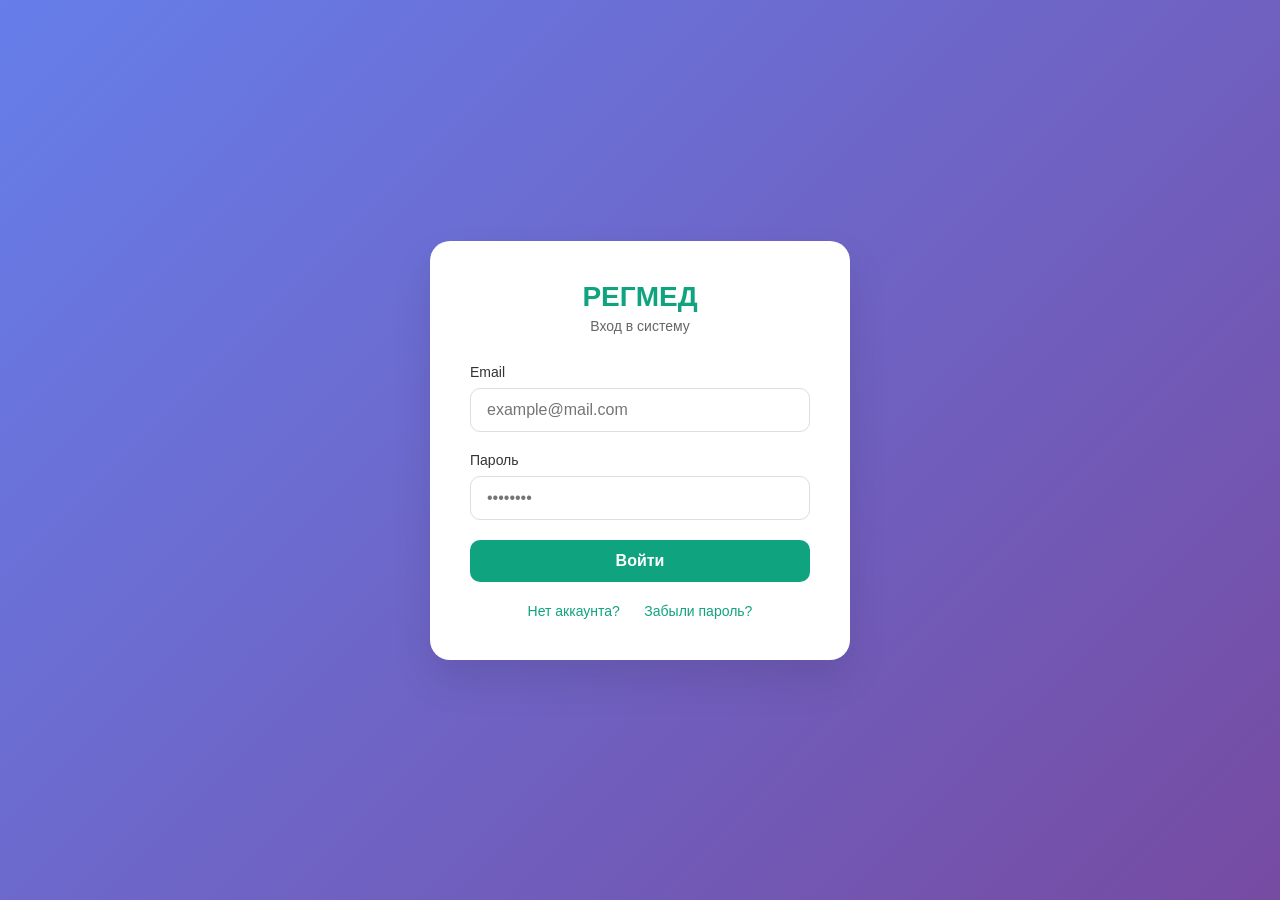
<file: presentation/web/templates/auth/login.html>
<!DOCTYPE html>
<html lang="ru">
<head>
    <meta charset="UTF-8">
    <meta name="viewport" content="width=device-width, initial-scale=1.0">
    <title>Вход — RegMed</title>
    <style>
        * {
            margin: 0;
            padding: 0;
            box-sizing: border-box;
        }
        body {
            font-family: -apple-system, BlinkMacSystemFont, 'Segoe UI', Roboto, 'Helvetica Neue', sans-serif;
            background: linear-gradient(135deg, #667eea 0%, #764ba2 100%);
            min-height: 100vh;
            display: flex;
            align-items: center;
            justify-content: center;
        }
        .card {
            background: white;
            border-radius: 20px;
            box-shadow: 0 20px 40px rgba(0,0,0,0.1);
            width: 100%;
            max-width: 420px;
            padding: 40px;
        }
        .logo {
            text-align: center;
            margin-bottom: 30px;
        }
        .logo h1 {
            color: #10a37f;
            font-size: 28px;
        }
        .logo p {
            color: #666;
            font-size: 14px;
            margin-top: 5px;
        }
        .form-group {
            margin-bottom: 20px;
        }
        label {
            display: block;
            margin-bottom: 8px;
            color: #333;
            font-weight: 500;
            font-size: 14px;
        }
        input {
            width: 100%;
            padding: 12px 16px;
            border: 1px solid #ddd;
            border-radius: 10px;
            font-size: 16px;
            transition: all 0.3s;
        }
        input:focus {
            outline: none;
            border-color: #10a37f;
            box-shadow: 0 0 0 3px rgba(16,163,127,0.1);
        }
        button {
            width: 100%;
            padding: 12px;
            background: #10a37f;
            color: white;
            border: none;
            border-radius: 10px;
            font-size: 16px;
            font-weight: 600;
            cursor: pointer;
            transition: background 0.3s;
        }
        button:hover {
            background: #0e8c6d;
        }
        .links {
            margin-top: 20px;
            text-align: center;
        }
        .links a {
            color: #10a37f;
            text-decoration: none;
            font-size: 14px;
            margin: 0 10px;
        }
        .links a:hover {
            text-decoration: underline;
        }
        .message {
            margin-top: 20px;
            padding: 12px;
            border-radius: 10px;
            font-size: 14px;
            display: none;
        }
        .message.error {
            background: #fee2e2;
            color: #dc2626;
            display: block;
        }
        .message.success {
            background: #e0f2e9;
            color: #10a37f;
            display: block;
        }
    </style>
</head>
<body>
    <div class="card">
        <div class="logo">
            <h1>РЕГМЕД</h1>
            <p>Вход в систему</p>
        </div>
        <form id="loginForm">
            <div class="form-group">
                <label>Email</label>
                <input type="email" id="email" placeholder="example@mail.com" required>
            </div>
            <div class="form-group">
                <label>Пароль</label>
                <input type="password" id="password" placeholder="••••••••" required>
            </div>
            <button type="submit">Войти</button>
        </form>
        <div class="links">
            <a href="/auth/register-page">Нет аккаунта?</a>
            <a href="/auth/reset-password-page">Забыли пароль?</a>
        </div>
        <div id="message" class="message"></div>
    </div>
    <script>
        document.getElementById('loginForm').onsubmit = async (e) => {
            e.preventDefault();
            const messageDiv = document.getElementById('message');
            messageDiv.className = 'message';
            messageDiv.style.display = 'none';
            
            try {
                const res = await fetch('/auth/login', {
                    method: 'POST',
                    headers: {'Content-Type': 'application/json'},
                    body: JSON.stringify({
                        email: document.getElementById('email').value,
                        password: document.getElementById('password').value
                    })
                });
                const data = await res.json();
                if (res.ok) {
                    localStorage.setItem('access_token', data.access_token);
                    messageDiv.className = 'message success';
                    messageDiv.innerText = 'Успешный вход! Перенаправление...';
                    messageDiv.style.display = 'block';
                    setTimeout(() => {
                        window.location.href = '/';
                    }, 1000);
                } else {
                    messageDiv.className = 'message error';
                    messageDiv.innerText = data.detail || 'Ошибка входа';
                    messageDiv.style.display = 'block';
                }
            } catch (error) {
                messageDiv.className = 'message error';
                messageDiv.innerText = 'Ошибка соединения';
                messageDiv.style.display = 'block';
            }
        };
    </script>
</body>
</html>
</file>
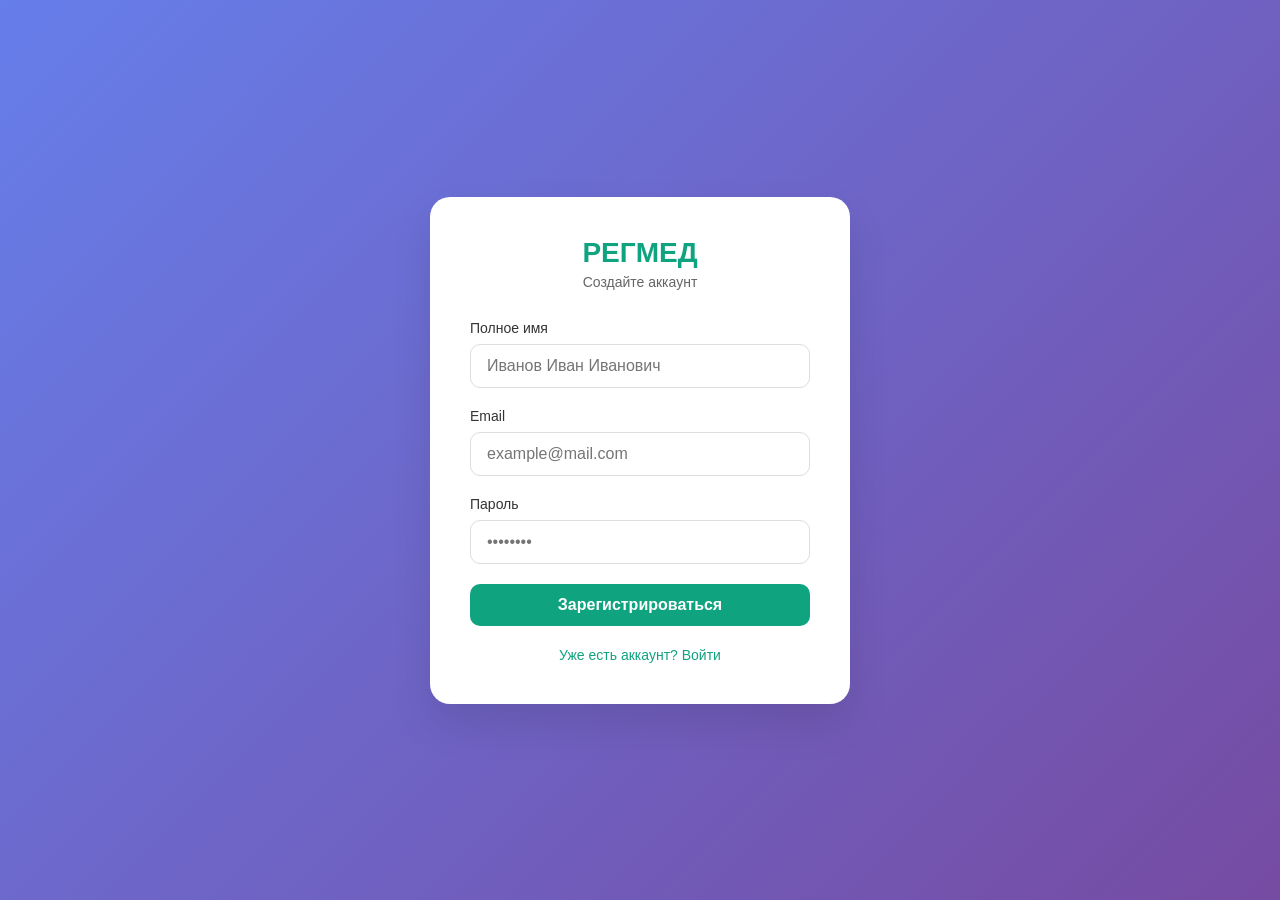
<file: presentation/web/templates/auth/register.html>
<!DOCTYPE html>
<html lang="ru">
<head>
    <meta charset="UTF-8">
    <meta name="viewport" content="width=device-width, initial-scale=1.0">
    <title>Регистрация — RegMed</title>
    <style>
        * { margin: 0; padding: 0; box-sizing: border-box; }
        body {
            font-family: -apple-system, BlinkMacSystemFont, 'Segoe UI', Roboto, sans-serif;
            background: linear-gradient(135deg, #667eea 0%, #764ba2 100%);
            min-height: 100vh;
            display: flex;
            align-items: center;
            justify-content: center;
        }
        .card {
            background: white;
            border-radius: 20px;
            box-shadow: 0 20px 40px rgba(0,0,0,0.1);
            width: 100%;
            max-width: 420px;
            padding: 40px;
        }
        .logo { text-align: center; margin-bottom: 30px; }
        .logo h1 { color: #10a37f; font-size: 28px; }
        .logo p { color: #666; font-size: 14px; margin-top: 5px; }
        .form-group { margin-bottom: 20px; }
        label { display: block; margin-bottom: 8px; color: #333; font-weight: 500; font-size: 14px; }
        input {
            width: 100%;
            padding: 12px 16px;
            border: 1px solid #ddd;
            border-radius: 10px;
            font-size: 16px;
            transition: all 0.3s;
        }
        input:focus {
            outline: none;
            border-color: #10a37f;
            box-shadow: 0 0 0 3px rgba(16,163,127,0.1);
        }
        button {
            width: 100%;
            padding: 12px;
            background: #10a37f;
            color: white;
            border: none;
            border-radius: 10px;
            font-size: 16px;
            font-weight: 600;
            cursor: pointer;
            transition: background 0.3s;
        }
        button:hover { background: #0e8c6d; }
        .links { margin-top: 20px; text-align: center; }
        .links a { color: #10a37f; text-decoration: none; font-size: 14px; }
        .links a:hover { text-decoration: underline; }
        .message {
            margin-top: 20px;
            padding: 12px;
            border-radius: 10px;
            font-size: 14px;
            display: none;
        }
        .message.error { background: #fee2e2; color: #dc2626; display: block; }
        .message.success { background: #e0f2e9; color: #10a37f; display: block; }
    </style>
</head>
<body>
    <div class="card">
        <div class="logo">
            <h1>РЕГМЕД</h1>
            <p>Создайте аккаунт</p>
        </div>
        <form id="registerForm">
            <div class="form-group">
                <label>Полное имя</label>
                <input type="text" id="full_name" placeholder="Иванов Иван Иванович" required>
            </div>
            <div class="form-group">
                <label>Email</label>
                <input type="email" id="email" placeholder="example@mail.com" required>
            </div>
            <div class="form-group">
                <label>Пароль</label>
                <input type="password" id="password" placeholder="••••••••" required>
            </div>
            <button type="submit">Зарегистрироваться</button>
        </form>
        <div class="links">
            <a href="/auth/login-page">Уже есть аккаунт? Войти</a>
        </div>
        <div id="message" class="message"></div>
    </div>
    <script>
        document.getElementById('registerForm').onsubmit = async (e) => {
            e.preventDefault();
            const messageDiv = document.getElementById('message');
            messageDiv.className = 'message';
            messageDiv.style.display = 'none';
            
            try {
                const res = await fetch('/auth/register', {
                    method: 'POST',
                    headers: {'Content-Type': 'application/json'},
                    body: JSON.stringify({
                        full_name: document.getElementById('full_name').value,
                        email: document.getElementById('email').value,
                        password: document.getElementById('password').value
                    })
                });
                const data = await res.json();
                if (res.ok) {
                    messageDiv.className = 'message success';
                    messageDiv.innerText = data.message || 'Регистрация успешна! Проверьте почту.';
                    messageDiv.style.display = 'block';
                } else {
                    messageDiv.className = 'message error';
                    messageDiv.innerText = data.detail || 'Ошибка регистрации';
                    messageDiv.style.display = 'block';
                }
            } catch (error) {
                messageDiv.className = 'message error';
                messageDiv.innerText = 'Ошибка соединения';
                messageDiv.style.display = 'block';
            }
        };
    </script>
</body>
</html>
</file>
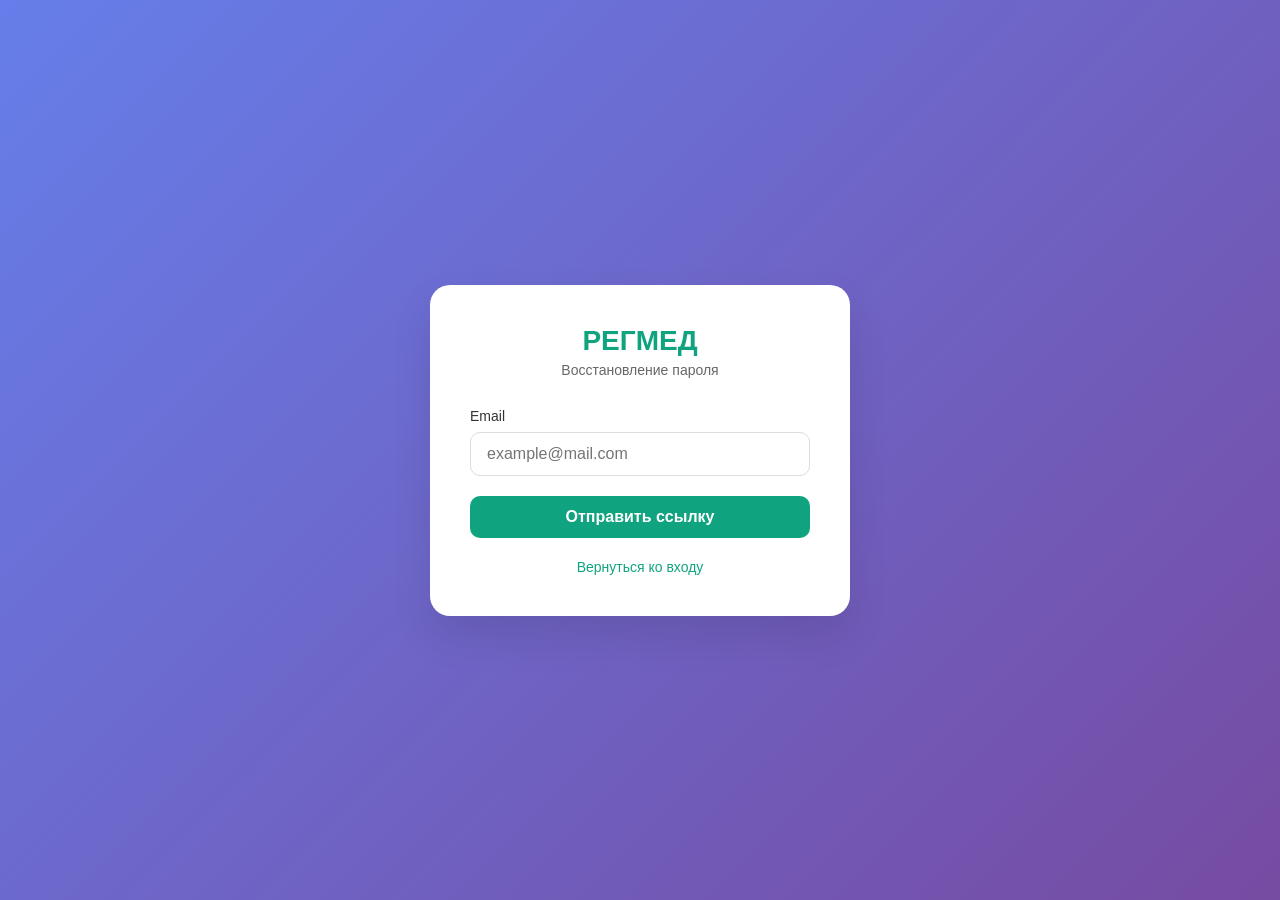
<file: presentation/web/templates/auth/reset_password.html>
<!DOCTYPE html>
<html lang="ru">
<head>
    <meta charset="UTF-8">
    <meta name="viewport" content="width=device-width, initial-scale=1.0">
    <title>Сброс пароля — RegMed</title>
    <style>
        * { margin: 0; padding: 0; box-sizing: border-box; }
        body {
            font-family: -apple-system, BlinkMacSystemFont, 'Segoe UI', Roboto, sans-serif;
            background: linear-gradient(135deg, #667eea 0%, #764ba2 100%);
            min-height: 100vh;
            display: flex;
            align-items: center;
            justify-content: center;
        }
        .card {
            background: white;
            border-radius: 20px;
            box-shadow: 0 20px 40px rgba(0,0,0,0.1);
            width: 100%;
            max-width: 420px;
            padding: 40px;
        }
        .logo { text-align: center; margin-bottom: 30px; }
        .logo h1 { color: #10a37f; font-size: 28px; }
        .logo p { color: #666; font-size: 14px; margin-top: 5px; }
        .form-group { margin-bottom: 20px; }
        label { display: block; margin-bottom: 8px; color: #333; font-weight: 500; font-size: 14px; }
        input {
            width: 100%;
            padding: 12px 16px;
            border: 1px solid #ddd;
            border-radius: 10px;
            font-size: 16px;
            transition: all 0.3s;
        }
        input:focus {
            outline: none;
            border-color: #10a37f;
            box-shadow: 0 0 0 3px rgba(16,163,127,0.1);
        }
        button {
            width: 100%;
            padding: 12px;
            background: #10a37f;
            color: white;
            border: none;
            border-radius: 10px;
            font-size: 16px;
            font-weight: 600;
            cursor: pointer;
            transition: background 0.3s;
        }
        button:hover { background: #0e8c6d; }
        .links { margin-top: 20px; text-align: center; }
        .links a { color: #10a37f; text-decoration: none; font-size: 14px; }
        .links a:hover { text-decoration: underline; }
        .message {
            margin-top: 20px;
            padding: 12px;
            border-radius: 10px;
            font-size: 14px;
            display: none;
        }
        .message.success { background: #e0f2e9; color: #10a37f; display: block; }
    </style>
</head>
<body>
    <div class="card">
        <div class="logo">
            <h1>РЕГМЕД</h1>
            <p>Восстановление пароля</p>
        </div>
        <form id="resetForm">
            <div class="form-group">
                <label>Email</label>
                <input type="email" id="email" placeholder="example@mail.com" required>
            </div>
            <button type="submit">Отправить ссылку</button>
        </form>
        <div class="links">
            <a href="/auth/login-page">Вернуться ко входу</a>
        </div>
        <div id="message" class="message"></div>
    </div>
    <script>
        document.getElementById('resetForm').onsubmit = async (e) => {
            e.preventDefault();
            const messageDiv = document.getElementById('message');
            messageDiv.className = 'message';
            messageDiv.style.display = 'none';
            
            try {
                const res = await fetch('/auth/reset-password', {
                    method: 'POST',
                    headers: {'Content-Type': 'application/json'},
                    body: JSON.stringify({ email: document.getElementById('email').value })
                });
                const data = await res.json();
                messageDiv.className = 'message success';
                messageDiv.innerText = data.message || 'Ссылка отправлена на email';
                messageDiv.style.display = 'block';
            } catch (error) {
                messageDiv.className = 'message success';
                messageDiv.innerText = 'Запрос отправлен, проверьте почту';
                messageDiv.style.display = 'block';
            }
        };
    </script>
</body>
</html>
</file>
